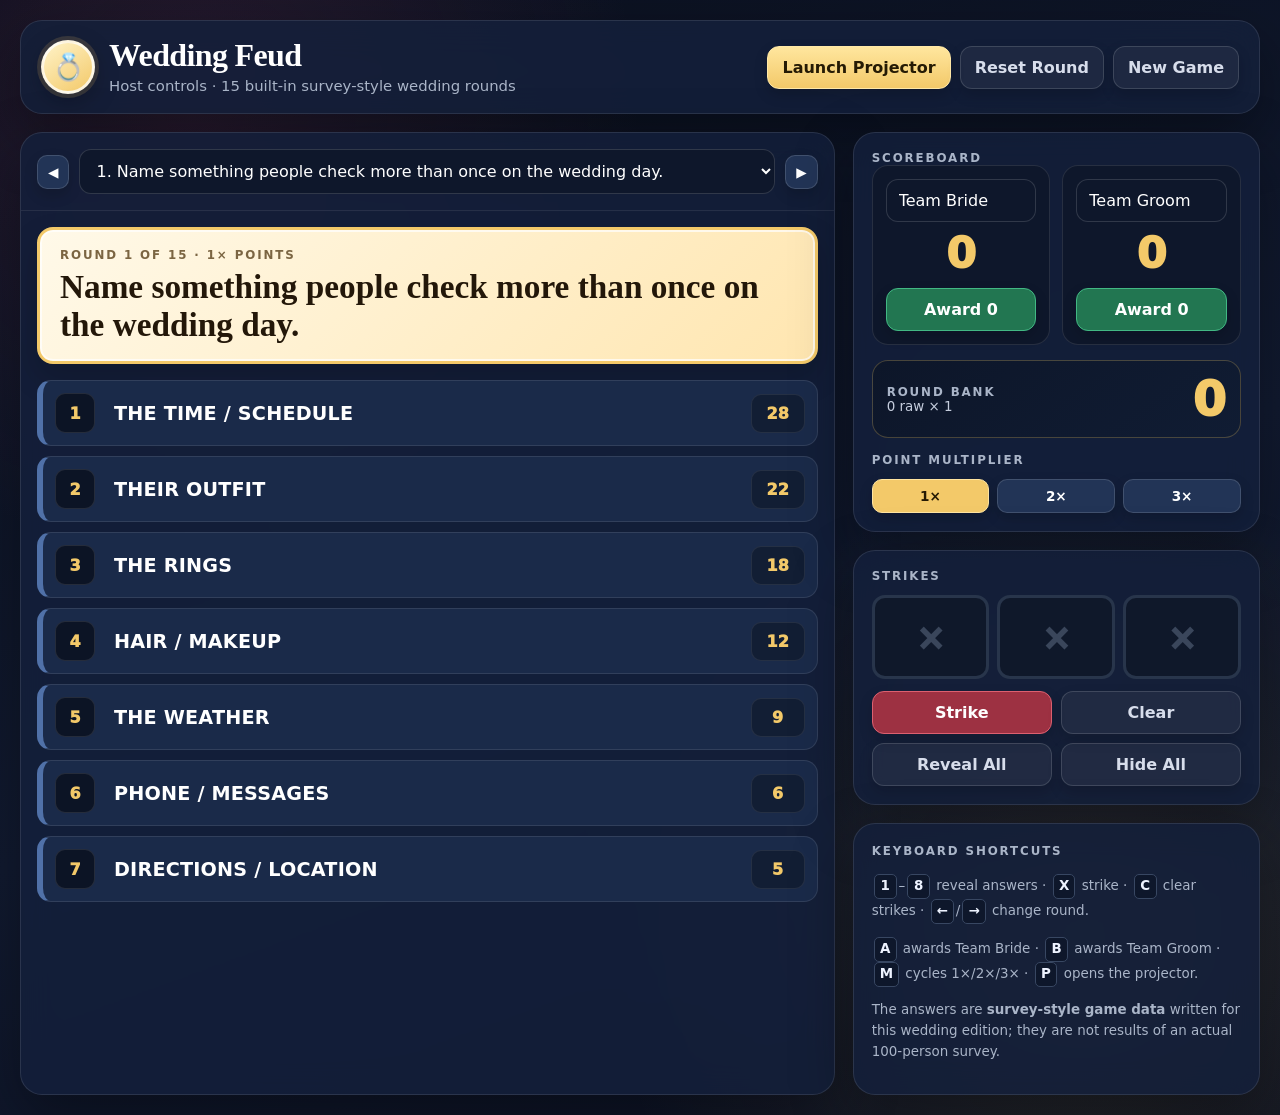
<file: wedding-feud/index.html>
<!DOCTYPE html>
<html lang="en">
<head>
  <meta charset="UTF-8" />
  <meta name="viewport" content="width=device-width, initial-scale=1.0" />
  <meta name="color-scheme" content="dark" />
  <title>Wedding Feud</title>
  <link rel="stylesheet" href="styles.css" />
</head>
<body>
  <div id="app"></div>
  <script src="questions.js"></script>
  <script src="app.js"></script>
</body>
</html>
</file>
<file: wedding-feud/styles.css>
:root {
  --ink: #0b1020;
  --navy: #14203b;
  --navy-2: #1d2f57;
  --plum: #6f294b;
  --plum-2: #8b3b62;
  --cream: #fff8e9;
  --gold: #f3c969;
  --gold-2: #d9a93d;
  --rose: #e7a9ba;
  --white: #ffffff;
  --muted: #aab5c8;
  --green: #3fb982;
  --red: #e34f62;
  --shadow: 0 22px 60px rgba(0,0,0,.35);
}

* { box-sizing: border-box; }
html, body { margin: 0; min-height: 100%; background: var(--ink); color: var(--white); }
body {
  font-family: Inter, ui-sans-serif, system-ui, -apple-system, BlinkMacSystemFont, "Segoe UI", sans-serif;
  background:
    radial-gradient(circle at 15% 10%, rgba(139,59,98,.22), transparent 28rem),
    radial-gradient(circle at 85% 85%, rgba(243,201,105,.12), transparent 30rem),
    linear-gradient(160deg, #0a0f1d 0%, #111a30 55%, #0b1020 100%);
}
button, input, select { font: inherit; }
button { cursor: pointer; }
.hidden { display: none !important; }
.mono { font-variant-numeric: tabular-nums; }
.eyebrow { text-transform: uppercase; letter-spacing: .16em; font-size: .74rem; font-weight: 900; color: var(--muted); }
.gold { color: var(--gold); }
.host-shell { min-height: 100vh; padding: 20px; display: grid; grid-template-rows: auto 1fr; gap: 18px; }
.topbar { display: grid; grid-template-columns: minmax(240px,1fr) auto; gap: 18px; align-items: center; padding: 18px 20px; border: 1px solid rgba(255,255,255,.1); background: rgba(20,32,59,.86); border-radius: 22px; box-shadow: var(--shadow); backdrop-filter: blur(18px); }
.brand { display: flex; align-items: center; gap: 14px; min-width: 0; }
.brand-mark { width: 54px; height: 54px; border-radius: 50%; display: grid; place-items: center; color: var(--ink); background: linear-gradient(145deg, #fff3c8, var(--gold)); border: 3px solid rgba(255,255,255,.75); box-shadow: 0 0 0 4px rgba(243,201,105,.15), 0 8px 25px rgba(0,0,0,.25); font-size: 1.65rem; flex: 0 0 auto; }
.brand h1 { margin: 0; font-family: Georgia, "Times New Roman", serif; font-size: clamp(1.6rem, 2.5vw, 2.4rem); line-height: 1; letter-spacing: -.02em; }
.brand p { margin: 6px 0 0; color: var(--muted); font-size: .93rem; }
.toolbar { display: flex; flex-wrap: wrap; justify-content: flex-end; gap: 9px; }
.btn { border: 1px solid rgba(255,255,255,.14); background: #223456; color: white; padding: 11px 14px; border-radius: 12px; font-weight: 800; transition: .15s ease; box-shadow: 0 6px 14px rgba(0,0,0,.16); }
.btn:hover { transform: translateY(-1px); background: #2c426c; }
.btn:active { transform: translateY(1px) scale(.99); }
.btn.gold { color: #251a04; background: linear-gradient(180deg,#ffe69e,var(--gold)); border-color: #ffe8a7; }
.btn.green { background: #227651; border-color: #42b884; }
.btn.red { background: #9d3142; border-color: #dc6070; }
.btn.ghost { background: rgba(255,255,255,.05); color: #d7ddeb; }
.btn.small { padding: 8px 10px; border-radius: 10px; font-size: .85rem; }
.btn.wide { width: 100%; }
.host-grid { min-height: 0; display: grid; grid-template-columns: minmax(0, 1.7fr) minmax(310px, .85fr); gap: 18px; }
.panel { background: rgba(20,32,59,.83); border: 1px solid rgba(255,255,255,.1); border-radius: 22px; box-shadow: var(--shadow); overflow: hidden; backdrop-filter: blur(16px); }
.question-panel { display: grid; grid-template-rows: auto auto 1fr; min-height: 0; }
.round-nav { display: grid; grid-template-columns: auto minmax(0,1fr) auto; gap: 10px; padding: 16px; border-bottom: 1px solid rgba(255,255,255,.08); align-items: center; }
select, input[type="text"] { width: 100%; border: 1px solid rgba(255,255,255,.14); border-radius: 12px; background: #0e172b; color: white; padding: 11px 12px; outline: none; }
input[type="text"]:focus, select:focus { border-color: var(--gold); box-shadow: 0 0 0 3px rgba(243,201,105,.12); }
.question-box { margin: 16px 16px 0; padding: 18px 20px; border-radius: 16px; color: #231709; background: linear-gradient(135deg,#fff9e9,#ffe6b0); border: 3px solid var(--gold); box-shadow: inset 0 0 0 2px rgba(255,255,255,.7), 0 14px 30px rgba(0,0,0,.18); }
.question-box .eyebrow { color: #7b6542; }
.question-box h2 { margin: 6px 0 0; font-family: Georgia, "Times New Roman", serif; font-size: clamp(1.45rem, 2.6vw, 2.35rem); line-height: 1.13; }
.answer-list { padding: 16px; overflow: auto; display: grid; gap: 10px; align-content: start; }
.answer-control { display: grid; grid-template-columns: 46px minmax(0,1fr) auto; gap: 13px; align-items: center; min-height: 66px; padding: 10px 12px; border-radius: 14px; border: 1px solid rgba(255,255,255,.1); border-left: 6px solid #5071a8; background: #1a2a49; color: white; text-align: left; transition: .14s ease; }
.answer-control:hover { background: #22385f; transform: translateX(2px); }
.answer-control.revealed { background: rgba(34,118,81,.25); border-left-color: var(--green); color: #c9f6e3; opacity: .78; }
.answer-num { width: 40px; height: 40px; border-radius: 10px; display: grid; place-items: center; background: #0c1425; border: 1px solid rgba(255,255,255,.1); font-weight: 950; color: var(--gold); }
.answer-text { font-size: clamp(1rem,1.5vw,1.24rem); font-weight: 900; letter-spacing: .01em; }
.answer-score { min-width: 54px; text-align: center; border-radius: 10px; background: rgba(0,0,0,.28); border: 1px solid rgba(255,255,255,.08); padding: 9px 10px; font-weight: 950; color: var(--gold); }
.control-stack { min-height: 0; display: grid; grid-template-rows: auto auto 1fr; gap: 18px; }
.card { padding: 18px; }
.card h3 { margin: 5px 0 14px; font-size: 1.2rem; }
.score-setup { display: grid; grid-template-columns: 1fr 1fr; gap: 12px; }
.score-team { background: #0e172b; border: 1px solid rgba(255,255,255,.1); border-radius: 16px; padding: 13px; }
.score-team .score { text-align: center; font-size: 2.7rem; font-weight: 950; color: var(--gold); margin: 6px 0 10px; }
.round-bank { margin: 15px 0; background: linear-gradient(145deg,#0d1629,#101c33); border: 1px solid rgba(243,201,105,.25); border-radius: 16px; padding: 14px; display: grid; grid-template-columns: 1fr auto; gap: 10px; align-items: center; }
.bank-value { font-size: 3rem; font-weight: 950; color: var(--gold); line-height: 1; }
.multiplier { display: grid; grid-template-columns: repeat(3,1fr); gap: 8px; margin-top: 12px; }
.multiplier button.active { background: var(--gold); border-color: #ffe4a0; color: #251a04; }
.strike-row { display: grid; grid-template-columns: repeat(3,1fr); gap: 8px; margin: 12px 0; }
.strike-box { aspect-ratio: 1.4; border-radius: 13px; display: grid; place-items: center; font-size: 2.2rem; font-weight: 950; color: #3a465b; background: #0f182a; border: 3px solid #28354b; }
.strike-box.on { color: white; background: #a62e42; border-color: #e96275; box-shadow: 0 0 20px rgba(227,79,98,.33); }
.button-grid { display: grid; grid-template-columns: 1fr 1fr; gap: 9px; }
.help { color: var(--muted); font-size: .84rem; line-height: 1.55; align-self: stretch; overflow: auto; }
.help kbd { display: inline-block; min-width: 1.7em; text-align: center; padding: 1px 5px; margin: 0 2px; border-radius: 5px; background: #0e172b; border: 1px solid #384762; color: #eef3ff; font-family: inherit; font-weight: 900; }

.projector-shell { min-height: 100vh; display: grid; grid-template-rows: auto 1fr; overflow: hidden; background: radial-gradient(circle at 50% 35%, rgba(54,82,139,.34), transparent 35rem), linear-gradient(165deg,#09101e 0%,#14213b 58%,#0c1323 100%); position: relative; }
.projector-shell::after { content: ""; position: fixed; inset: 0; pointer-events: none; opacity: .11; background-image: linear-gradient(rgba(255,255,255,.4) 1px, transparent 1px); background-size: 100% 4px; mix-blend-mode: overlay; }
.projector-header { min-height: 138px; display: grid; grid-template-columns: minmax(180px, 1fr) auto minmax(180px,1fr); align-items: center; gap: 24px; padding: 18px 32px; background: linear-gradient(90deg,rgba(8,14,26,.96),rgba(23,39,72,.96),rgba(8,14,26,.96)); border-bottom: 5px solid var(--gold); box-shadow: 0 12px 35px rgba(0,0,0,.35); z-index: 3; }
.projector-team { min-width: 0; padding: 12px 18px; background: #070c17; border: 2px solid #415372; border-radius: 16px; text-align: center; box-shadow: inset 0 0 24px rgba(0,0,0,.65); }
.projector-team .name { overflow: hidden; text-overflow: ellipsis; white-space: nowrap; color: #c6cfdf; font-weight: 900; letter-spacing: .08em; text-transform: uppercase; font-size: clamp(.8rem,1.2vw,1.1rem); }
.projector-team .score { color: var(--gold); font-size: clamp(2.5rem,5vw,4.7rem); line-height: 1.05; font-weight: 950; text-shadow: 0 0 16px rgba(243,201,105,.25); }
.projector-logo { text-align: center; min-width: 270px; }
.projector-logo .rings { font-size: 1.5rem; }
.projector-logo h1 { margin: 2px 0 0; color: var(--cream); font-family: Georgia, "Times New Roman", serif; font-size: clamp(2rem,4vw,4rem); line-height: .96; text-shadow: 0 4px 20px rgba(0,0,0,.5); }
.projector-logo .bankline { margin-top: 8px; color: var(--gold); font-weight: 950; letter-spacing: .12em; text-transform: uppercase; font-size: clamp(.85rem,1.2vw,1.05rem); }
.projector-main { min-height: 0; display: grid; grid-template-rows: auto 1fr; gap: 20px; padding: 24px 3vw 30px; }
.projector-question { justify-self: center; width: min(1300px, 96%); padding: 18px 30px; background: linear-gradient(135deg,#fff9e9,#ffe7b6); border: 4px solid var(--gold); border-radius: 18px; color: #24180b; text-align: center; box-shadow: inset 0 0 0 2px rgba(255,255,255,.7), 0 20px 45px rgba(0,0,0,.28); }
.projector-question h2 { margin: 0; font-family: Georgia, "Times New Roman", serif; font-size: clamp(1.8rem,3.2vw,3.6rem); line-height: 1.1; }
.projector-answers { width: min(1400px, 98%); min-height: 0; margin: 0 auto; display: grid; grid-template-columns: 1fr 1fr; gap: 12px 20px; align-content: center; }
.projector-answer { min-height: clamp(72px,9vh,115px); border-radius: 15px; perspective: 1000px; position: relative; }
.projector-answer.empty { opacity: .18; }
.flip { width: 100%; height: 100%; min-height: inherit; position: relative; transform-style: preserve-3d; transition: transform .65s cubic-bezier(.2,.75,.2,1); }
.projector-answer.revealed .flip { transform: rotateX(180deg); }
.face { position: absolute; inset: 0; backface-visibility: hidden; border-radius: 15px; overflow: hidden; display: grid; align-items: center; }
.face.front { place-items: center; background: radial-gradient(circle at 50% 15%,rgba(255,255,255,.14),transparent 40%), linear-gradient(145deg,#1b3564,#10264d); border: 3px solid #5f7fb7; box-shadow: inset 0 0 28px rgba(0,0,0,.32),0 8px 20px rgba(0,0,0,.23); }
.face.front .slot { width: 58px; height: 58px; border-radius: 50%; display: grid; place-items: center; border: 4px solid var(--gold); background: #091426; color: var(--cream); font-size: 2rem; font-weight: 950; box-shadow: 0 0 18px rgba(243,201,105,.24); }
.face.back { transform: rotateX(180deg); grid-template-columns: minmax(0,1fr) 88px; background: linear-gradient(180deg,#fffdf7,#ffe9bb); border: 4px solid var(--gold); color: #14203b; box-shadow: 0 8px 20px rgba(0,0,0,.22); }
.projector-answer-text { padding: 0 18px 0 22px; font-weight: 950; font-size: clamp(1.05rem,2vw,2.25rem); white-space: nowrap; overflow: hidden; text-overflow: ellipsis; }
.projector-answer-score { align-self: stretch; display: grid; place-items: center; background: #152a51; color: white; border-left: 4px solid var(--gold); font-size: clamp(1.7rem,2.6vw,3rem); font-weight: 950; }
.strike-flash { position: fixed; inset: 0; z-index: 50; display: flex; justify-content: center; align-items: center; gap: 2vw; background: rgba(0,0,0,.5); backdrop-filter: blur(5px); pointer-events: none; animation: flashIn .14s ease-out; }
.strike-flash span { display: grid; place-items: center; width: min(26vw,300px); aspect-ratio: 1; border-radius: 24px; background: #fbe9e9; border: 10px solid #8f1e34; color: #d52c48; font-size: min(22vw,260px); font-weight: 950; line-height: 1; box-shadow: 0 0 50px rgba(227,79,98,.6); text-shadow: 0 5px 0 #8f1e34; }
@keyframes flashIn { from { opacity: 0; transform: scale(.92); } to { opacity: 1; transform: scale(1); } }
.strike-mini { position: fixed; right: 24px; bottom: 18px; z-index: 4; display: flex; gap: 8px; }
.strike-mini span { display: grid; place-items: center; width: 52px; height: 52px; border-radius: 10px; background: #6d1f2f; border: 3px solid #e45e72; font-weight: 950; font-size: 2rem; }
.projector-hint { position: fixed; left: 18px; bottom: 14px; color: rgba(255,255,255,.28); font-size: .72rem; z-index: 2; }

@media (max-width: 1000px) {
  .host-grid { grid-template-columns: 1fr; }
  .control-stack { grid-template-columns: 1fr 1fr; grid-template-rows: auto auto; }
  .control-stack .help { grid-column: 1 / -1; }
  .topbar { grid-template-columns: 1fr; }
  .toolbar { justify-content: flex-start; }
}

@media (max-width: 720px) {
  .host-shell { padding: 10px; }
  .topbar { border-radius: 16px; }
  .host-grid { gap: 10px; }
  .control-stack { display: grid; grid-template-columns: 1fr; }
  .projector-header { padding: 12px; grid-template-columns: 1fr 120px 1fr; gap: 8px; min-height: 105px; }
  .projector-logo { min-width: 0; }
  .projector-logo h1 { font-size: 1.25rem; }
  .projector-logo .rings, .projector-logo .bankline { display: none; }
  .projector-team { padding: 8px; }
  .projector-answers { grid-template-columns: 1fr; overflow: auto; }
  .projector-main { padding: 12px; }
  .projector-question { width: 100%; }
}
</file>
